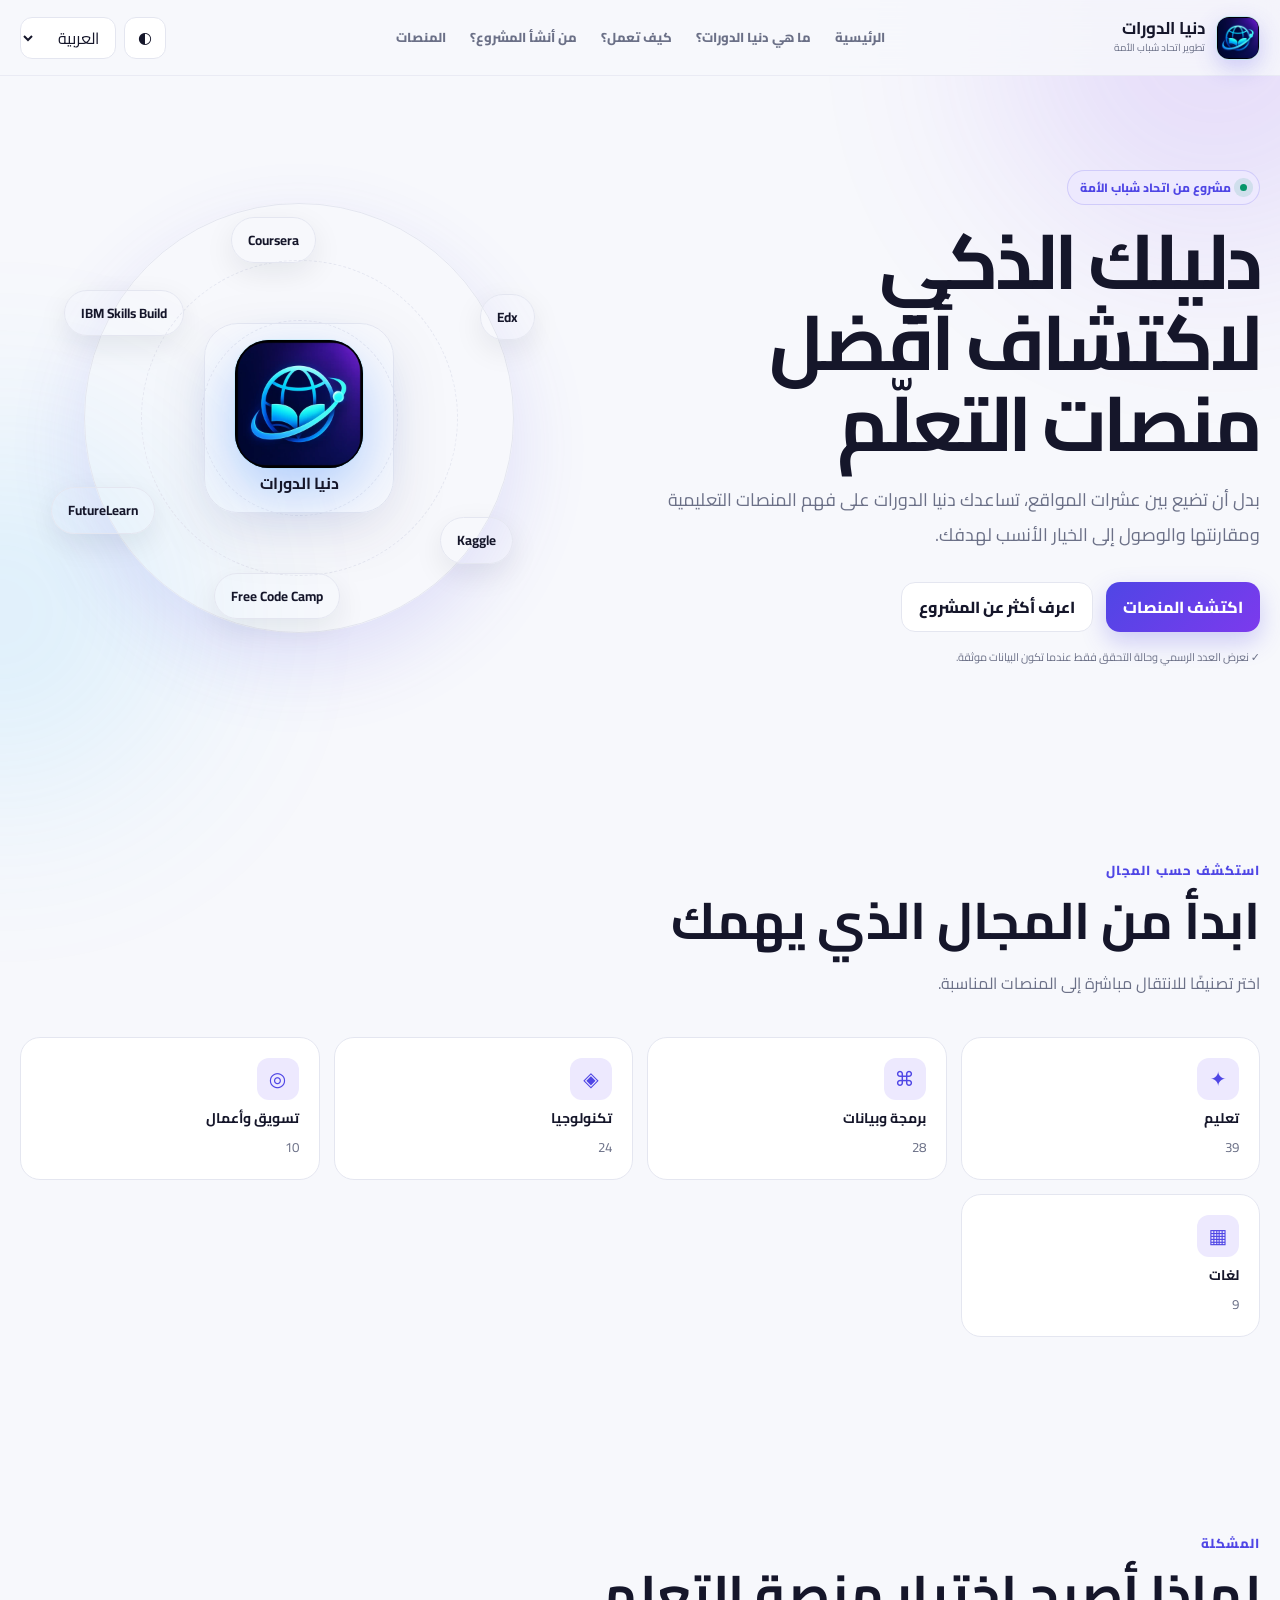
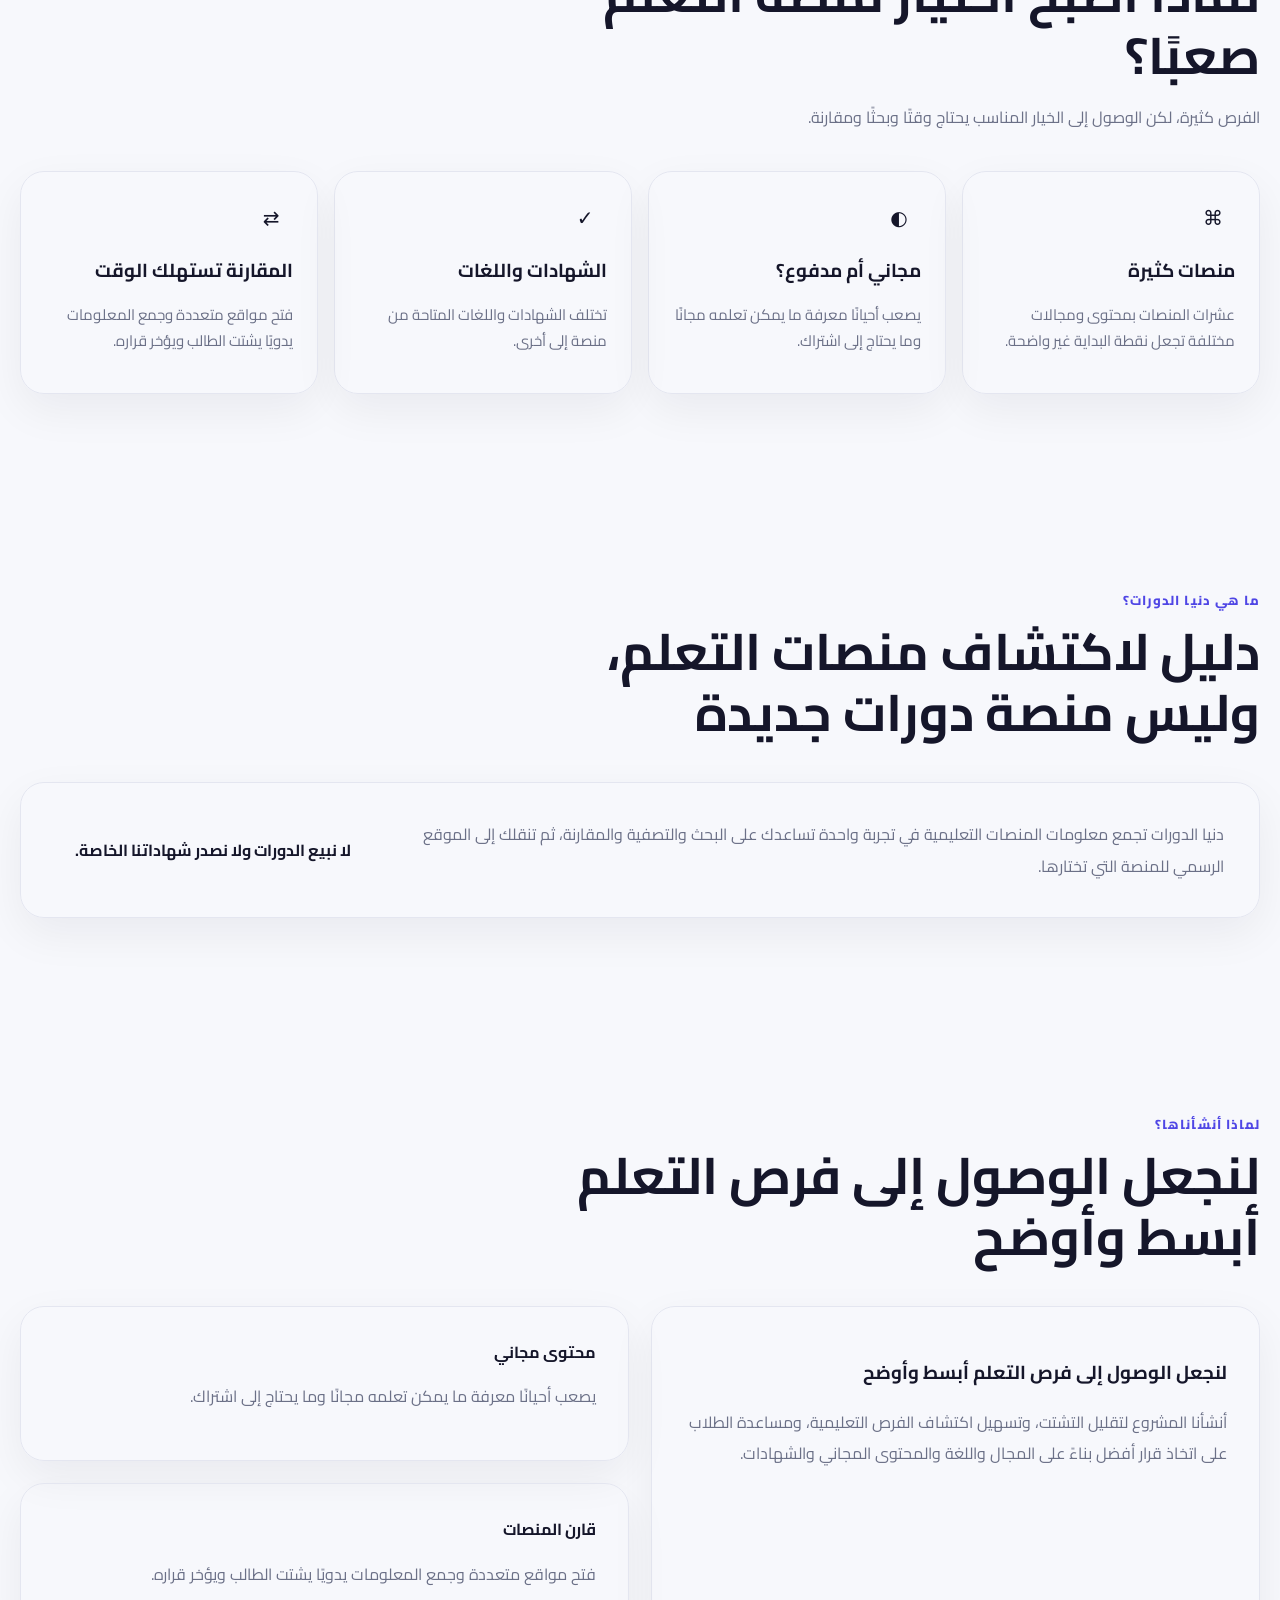
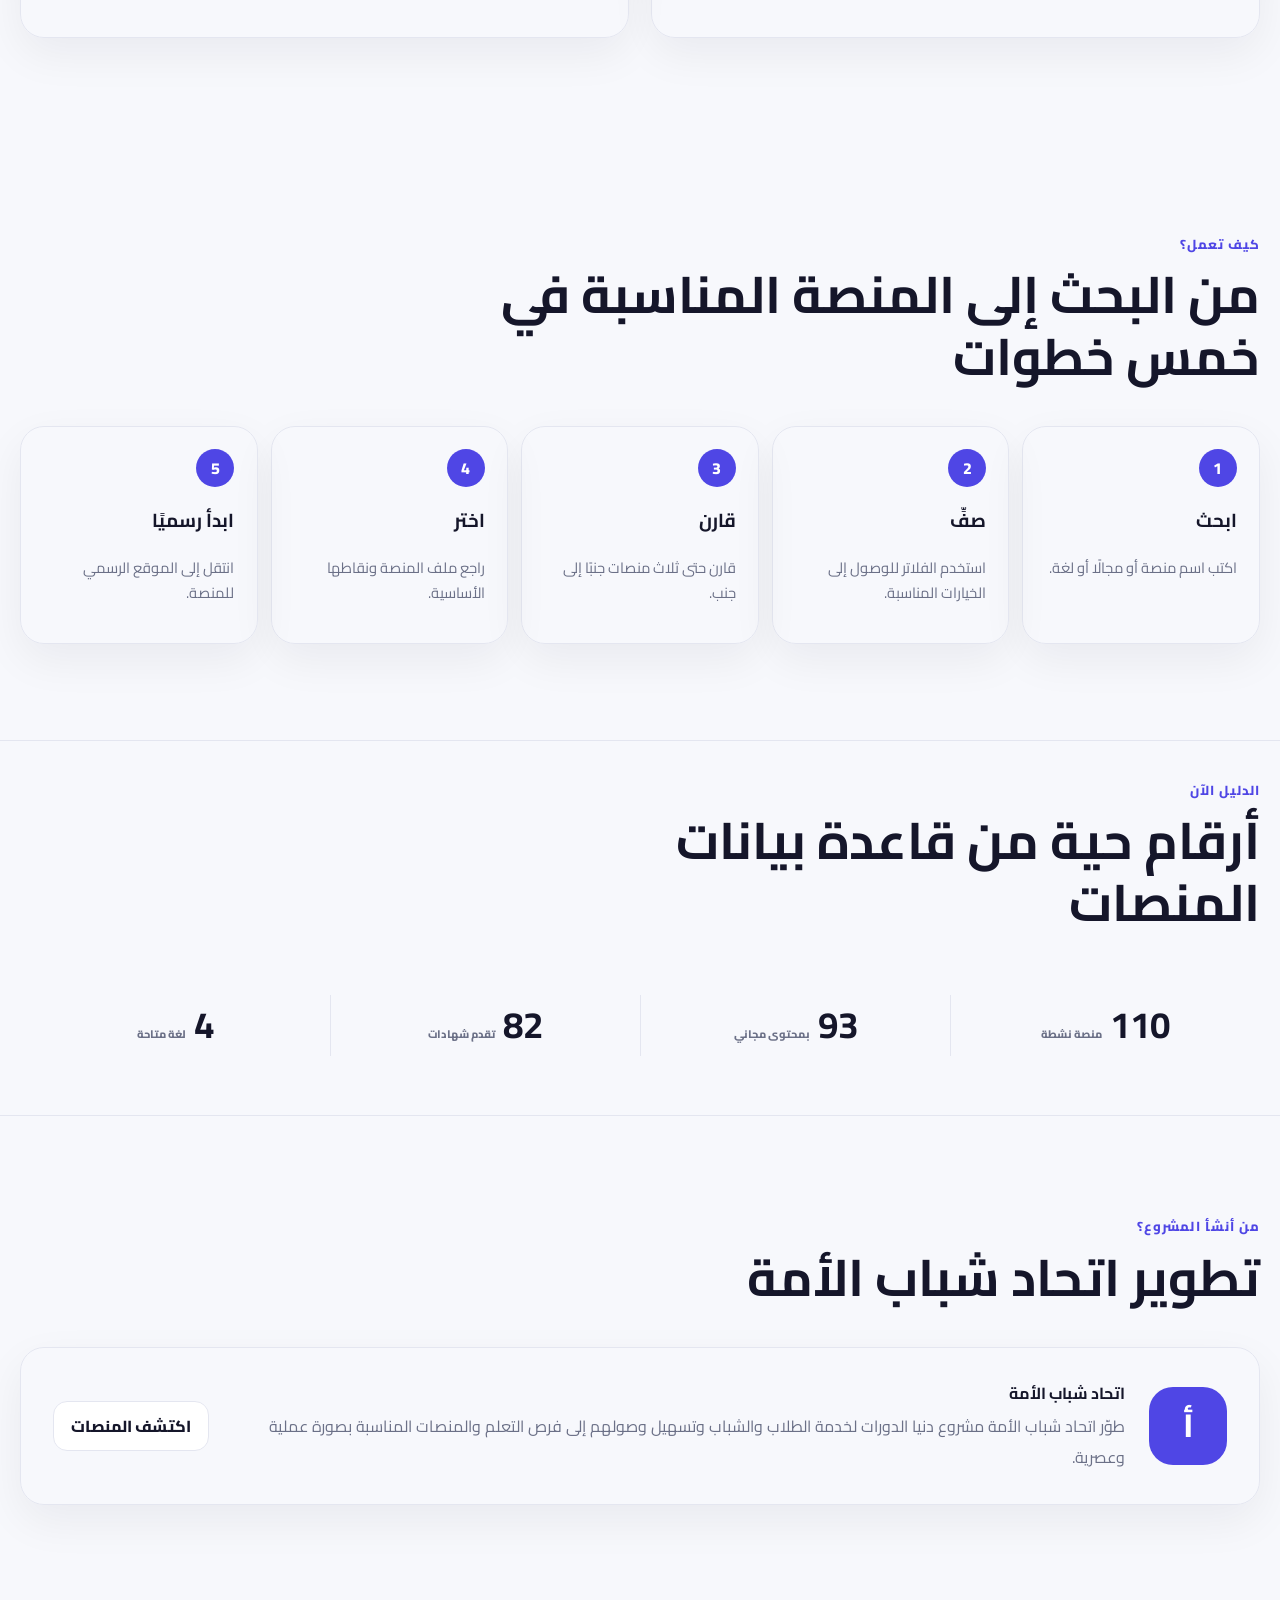
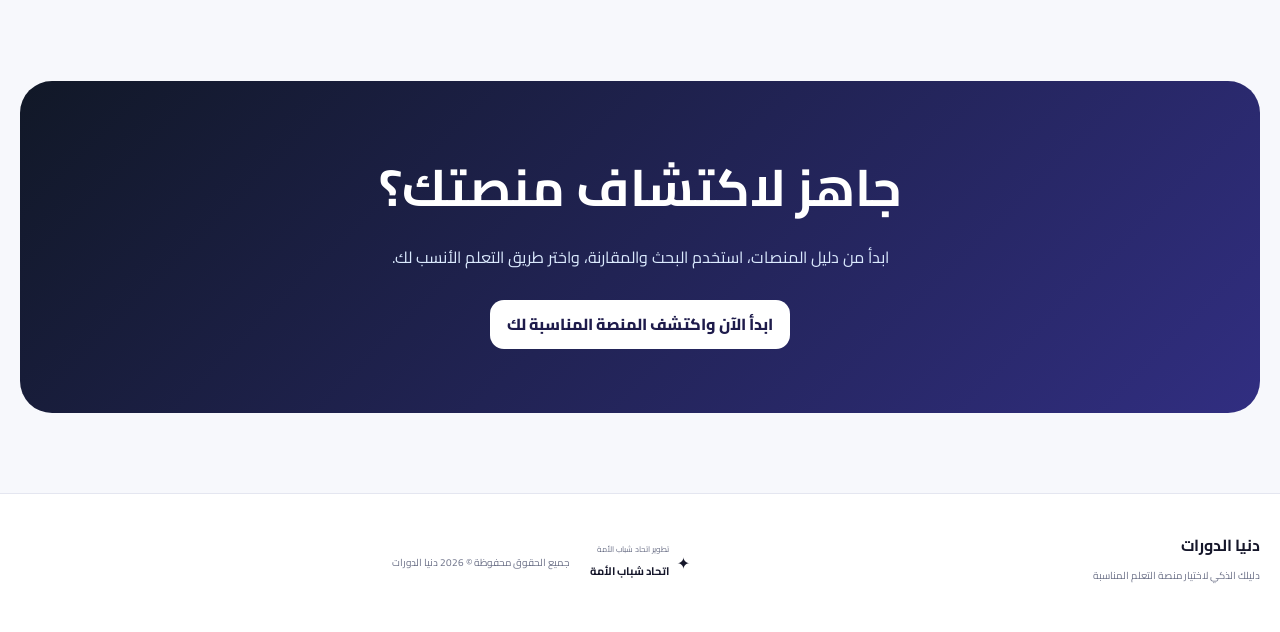
<file: index.html>
<!DOCTYPE html>
<html lang="ar" dir="rtl">
<head>
  <meta charset="UTF-8">
  <meta name="viewport" content="width=device-width,initial-scale=1.0">
  <meta name="theme-color" content="">
  <meta name="description" content="">
  <meta property="og:title" content="">
  <meta property="og:description" content="">
  <meta property="og:image" content="">
  <title></title>
  <link id="appFavicon" data-asset="favicon" rel="icon" type="image/png">
  <link id="appManifest" rel="manifest" href="manifest.webmanifest">
  <link rel="stylesheet" href="css/style.css">
  <link rel="stylesheet" href="css/branding.css">
  <link rel="stylesheet" href="css/landing.css">
  <link rel="stylesheet" href="css/inline-editor.css">
  <link href="https://fonts.googleapis.com/css2?family=Cairo:wght@400;500;600;700;800&display=swap" rel="stylesheet">
</head>
<body>
  <div class="ambient ambient-one"></div><div class="ambient ambient-two"></div>
  <header class="site-header" id="top"><div class="container nav-inner">
    <a data-link="home" href="index.html" class="brand"><img class="brand-logo" data-asset="brandLogo" alt=""><span><strong data-setting="siteName"></strong><small data-i18n="developedBy"></small></span></a>
    <nav class="main-nav"><a data-link="home" href="index.html" data-i18n="navHome"></a><a data-link="about" href="#aboutProject" data-i18n="landingWhatEyebrow"></a><a data-link="howItWorks" href="#howItWorks" data-i18n="landingHowEyebrow"></a><a data-link="developer" href="#developerSection" data-i18n="landingDeveloperEyebrow"></a><a data-link="explore" href="explore.html" data-explore-link class="nav-link-btn" data-i18n="navExplore"></a></nav>
    <div class="nav-actions"><button class="icon-btn" id="themeToggle" type="button" data-i18n-aria-label="theme"><span data-icon="themeDark"></span></button><select id="langSwitcher" class="lang-select" data-i18n-aria-label="language"></select></div>
  </div></header>
  <main class="landing-main">
    <section class="landing-hero container" id="landingHero">
      <div class="landing-copy"><span class="eyebrow"><span class="pulse-dot"></span><span data-i18n="unionBadge"></span></span><h1 data-i18n="landingHeroTitle"></h1><p data-i18n="landingHeroSubtitle"></p><div class="landing-actions"><a class="btn btn-primary" data-link="explore" data-explore-link href="explore.html" data-i18n="landingExploreCta"></a><a class="btn btn-soft" data-link="about" href="#aboutProject" data-i18n="landingLearnMore"></a></div><div class="trust-line"><span data-icon="check"></span> <span data-i18n="trustCopy"></span></div></div>
      <div class="landing-visual" aria-hidden="true"><div class="landing-orbit" id="homePlatformCloud"><div class="landing-core"><img class="hero-brand-logo" data-asset="heroLogo" alt=""><strong data-setting="siteName"></strong></div></div></div>
    </section>
    <section class="landing-section" id="courseCategories"><div class="container"><div class="landing-heading"><span class="landing-kicker" data-i18n="categoriesEyebrow"></span><h2 data-i18n="categoriesTitle"></h2><p data-i18n="categoriesSubtitle"></p></div><div class="category-grid" id="landingCategoryGrid"></div></div></section>
    <section class="landing-section alt" id="problemSection"><div class="container"><div class="landing-heading"><span class="landing-kicker" data-i18n="landingProblemEyebrow"></span><h2 data-i18n="landingProblemTitle"></h2><p data-i18n="landingProblemSubtitle"></p></div><div class="problem-grid"><article class="problem-card"><span data-icon="problemMany"></span><h3 data-i18n="problemMany"></h3><p data-i18n="problemManyText"></p></article><article class="problem-card"><span data-icon="problemPrice"></span><h3 data-i18n="problemPrice"></h3><p data-i18n="problemPriceText"></p></article><article class="problem-card"><span data-icon="problemCert"></span><h3 data-i18n="problemCert"></h3><p data-i18n="problemCertText"></p></article><article class="problem-card"><span data-icon="problemCompare"></span><h3 data-i18n="problemCompare"></h3><p data-i18n="problemCompareText"></p></article></div></div></section>
    <section class="landing-section" id="aboutProject"><div class="container"><div class="landing-heading"><span class="landing-kicker" data-i18n="landingWhatEyebrow"></span><h2 data-i18n="landingWhatTitle"></h2></div><div class="about-panel"><p data-i18n="landingWhatText"></p><div class="about-note" data-i18n="landingNotMarketplace"></div></div></div></section>
    <section class="landing-section alt" id="whySection"><div class="container"><div class="landing-heading"><span class="landing-kicker" data-i18n="landingWhyEyebrow"></span><h2 data-i18n="landingWhyTitle"></h2></div><div class="why-layout"><article class="why-card big"><h3 data-i18n="landingWhyTitle"></h3><p data-i18n="landingWhyText"></p></article><article class="why-card"><strong data-i18n="chipFree"></strong><p data-i18n="problemPriceText"></p></article><article class="why-card"><strong data-i18n="comparePlatforms"></strong><p data-i18n="problemCompareText"></p></article></div></div></section>
    <section class="landing-section" id="howItWorks"><div class="container"><div class="landing-heading"><span class="landing-kicker" data-i18n="landingHowEyebrow"></span><h2 data-i18n="landingHowTitle"></h2></div><div class="process-grid"><article class="process-step"><h3 data-i18n="stepSearch"></h3><p data-i18n="stepSearchText"></p></article><article class="process-step"><h3 data-i18n="stepFilter"></h3><p data-i18n="stepFilterText"></p></article><article class="process-step"><h3 data-i18n="stepCompare"></h3><p data-i18n="stepCompareText"></p></article><article class="process-step"><h3 data-i18n="stepChoose"></h3><p data-i18n="stepChooseText"></p></article><article class="process-step"><h3 data-i18n="stepOfficial"></h3><p data-i18n="stepOfficialText"></p></article></div></div></section>
    <section class="landing-stats" id="landingStats"><div class="container"><div class="landing-heading"><span class="landing-kicker" data-i18n="landingStatsEyebrow"></span><h2 data-i18n="landingStatsTitle"></h2></div><div class="stats-grid"><div><strong id="landingStatPlatforms">0</strong><span data-i18n="platformCount"></span></div><div><strong id="landingStatFree">0</strong><span data-i18n="freeCount"></span></div><div><strong id="landingStatCert">0</strong><span data-i18n="certCount"></span></div><div><strong id="landingStatLang">0</strong><span data-i18n="languageCount"></span></div></div></div></section>
    <section class="landing-section" id="developerSection"><div class="container"><div class="landing-heading"><span class="landing-kicker" data-i18n="landingDeveloperEyebrow"></span><h2 data-i18n="landingDeveloperTitle"></h2></div><article class="developer-card"><div class="developer-mark" data-icon="developerMark"></div><div><strong data-setting="developerName"></strong><p data-i18n="landingDeveloperText"></p></div><a class="btn btn-soft" data-link="explore" data-explore-link href="explore.html" data-i18n="landingExploreCta"></a></article></div></section>
    <section class="landing-final" id="landingCta"><div class="container"><div class="final-card"><h2 data-i18n="landingFinalTitle"></h2><p data-i18n="landingFinalText"></p><a class="btn" data-link="explore" data-explore-link href="explore.html" data-i18n="landingFinalCta"></a></div></div></section>
  </main>
  <footer class="site-footer"><div class="container footer-grid"><div><strong data-setting="siteName"></strong><p data-i18n="tagline"></p></div><div class="footer-developer"><span data-icon="developer"></span><div><small data-i18n="developedBy"></small><strong data-setting="developerName"></strong></div></div><p data-setting="copyright"></p></div></footer>
  <script src="js/content-api.js"></script><script src="js/edit-descriptors.js"></script><script src="js/inline-editor-config.js"></script><script src="js/inline-editor-api.js"></script><script src="js/inline-editor.js"></script><script src="js/i18n.js"></script><script src="js/site-runtime.js"></script><script src="js/platform-core.js"></script><script src="js/data-loader.js"></script><script src="js/platform-directory.js"></script><script src="js/landing.js"></script>
</body></html>
</file>
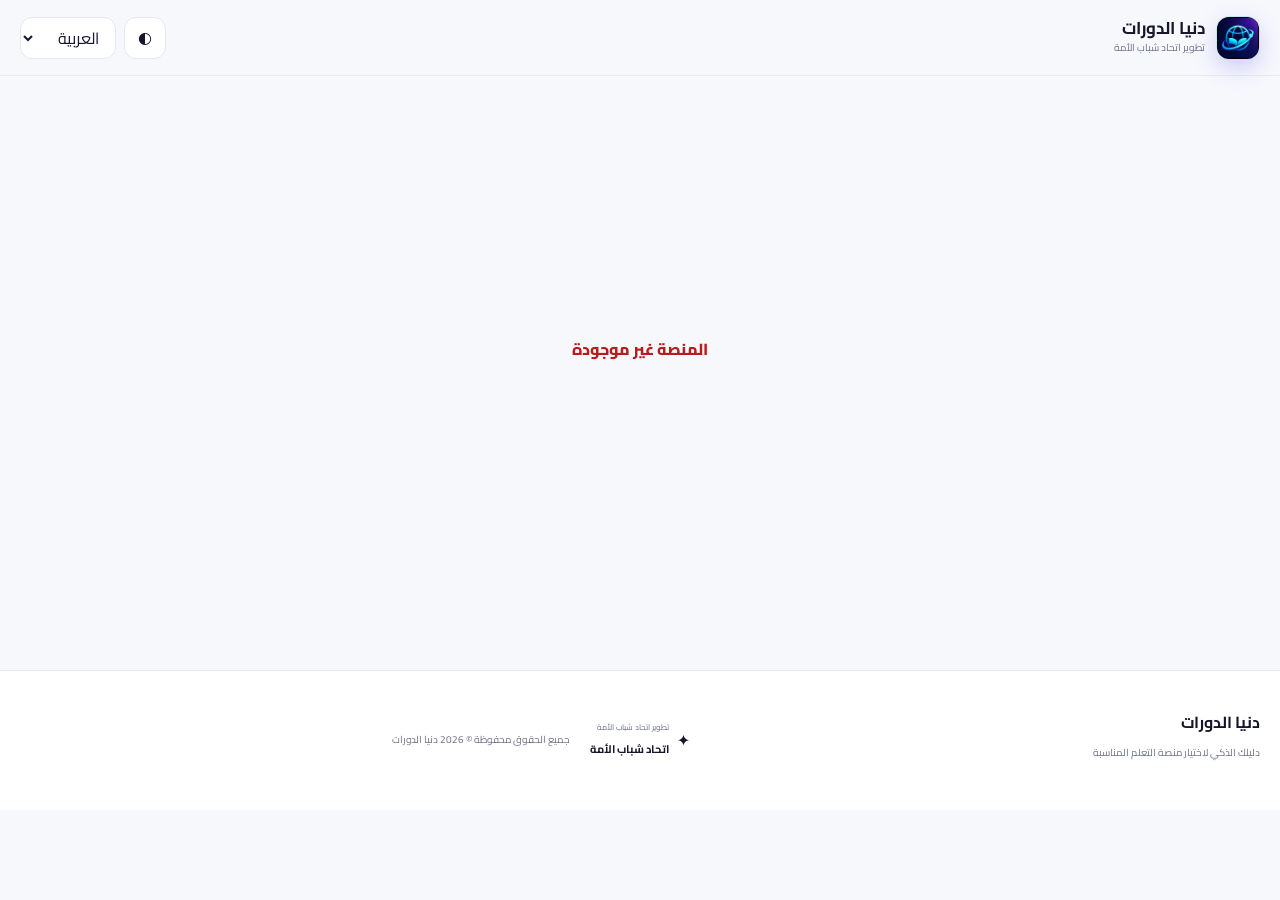
<file: course.html>
<!DOCTYPE html>
<html lang="ar" dir="rtl">
<head><meta charset="UTF-8"><meta name="viewport" content="width=device-width,initial-scale=1.0"><title>دنيا الدورات</title></head>
<body>
  <p><a id="platformFallback" href="platform.html">الانتقال إلى ملف المنصة</a></p>
  <script>
    const target=new URL('platform.html',location.href);target.search=location.search;target.hash=location.hash;
    document.getElementById('platformFallback').href=target.href;location.replace(target.href);
  </script>
</body>
</html>
</file>
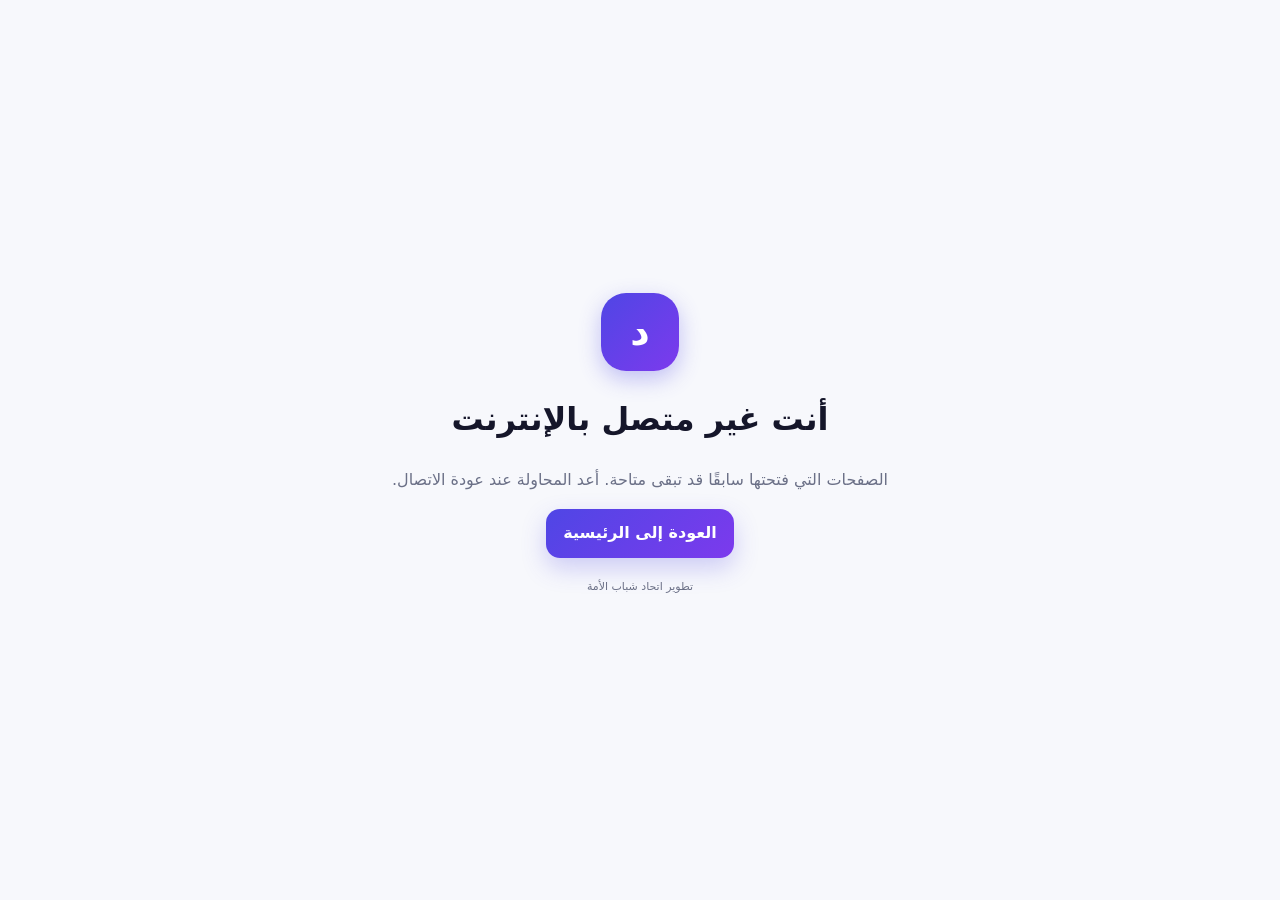
<file: offline.html>
<!doctype html><html lang="ar" dir="rtl"><head><meta charset="utf-8"><meta name="viewport" content="width=device-width,initial-scale=1"><meta name="theme-color" content="#4f46e5"><title>دنيا الدورات — دون اتصال</title><link rel="stylesheet" href="css/style.css"></head><body><main class="container" style="min-height:100vh;display:grid;place-items:center;text-align:center"><div><span class="brand-mark big" style="margin:auto">د</span><h1>أنت غير متصل بالإنترنت</h1><p style="color:var(--muted)">الصفحات التي فتحتها سابقًا قد تبقى متاحة. أعد المحاولة عند عودة الاتصال.</p><a class="btn btn-primary" href="./">العودة إلى الرئيسية</a><p style="font-size:11px;color:var(--muted);margin-top:20px">تطوير اتحاد شباب الأمة</p></div></main></body></html>
</file>
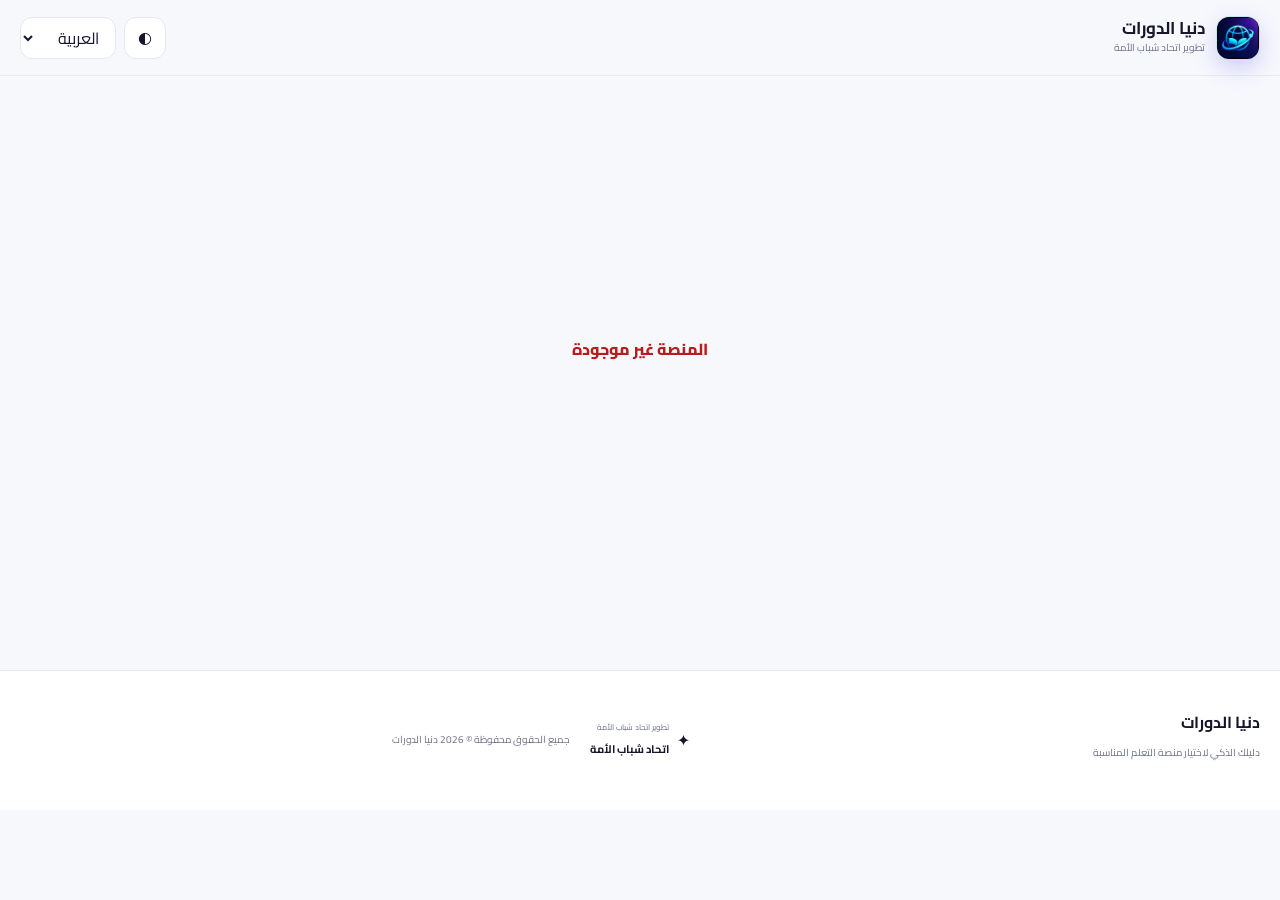
<file: platform.html>
<!DOCTYPE html>
<html lang="ar" dir="rtl">
<head>
  <meta charset="UTF-8"><meta name="viewport" content="width=device-width,initial-scale=1.0"><meta name="theme-color" content=""><meta name="description" content=""><meta property="og:title" content=""><meta property="og:description" content=""><meta property="og:image" content=""><title></title>
  <link id="appFavicon" data-asset="favicon" rel="icon" type="image/png"><link id="appManifest" rel="manifest" href="manifest.webmanifest"><link rel="stylesheet" href="css/style.css"><link rel="stylesheet" href="css/branding.css"><link rel="stylesheet" href="css/profile.css"><link rel="stylesheet" href="css/inline-editor.css"><link href="https://fonts.googleapis.com/css2?family=Cairo:wght@400;500;600;700;800&display=swap" rel="stylesheet">
</head>
<body class="profile-page">
  <header class="site-header"><div class="container nav-inner"><a data-link="home" href="index.html" class="brand"><img class="brand-logo" data-asset="brandLogo" alt=""><span><strong data-setting="siteName"></strong><small data-i18n="developedBy"></small></span></a><div class="nav-actions"><button class="icon-btn" id="themeToggle" type="button" data-i18n-aria-label="theme"><span data-icon="themeDark"></span></button><select id="langSwitcher" class="lang-select" data-i18n-aria-label="language"></select></div></div></header>
  <main class="container profile-main"><div id="profileLoading" class="profile-loading" data-i18n="loading"></div><div id="platformProfile"></div><section id="similarPlatforms" class="profile-similar" hidden><div class="section-heading"><div><h2 data-i18n="similarPlatforms"></h2></div></div><div class="similar-grid"></div></section></main>
  <div class="toast" id="toast" role="status"></div>
  <footer class="site-footer"><div class="container footer-grid"><div><strong data-setting="siteName"></strong><p data-i18n="tagline"></p></div><div class="footer-developer"><span data-icon="developer"></span><div><small data-i18n="developedBy"></small><strong data-setting="developerName"></strong></div></div><p data-setting="copyright"></p></div></footer>
  <script src="js/content-api.js"></script><script src="js/edit-descriptors.js"></script><script src="js/inline-editor-config.js"></script><script src="js/inline-editor-api.js"></script><script src="js/inline-editor.js"></script><script src="js/i18n.js"></script><script src="js/site-runtime.js"></script><script src="js/platform-core.js"></script><script src="js/data-loader.js"></script><script src="js/platform-detail.js"></script><script src="js/platform-back-nav.js"></script>
</body>
</html>
</file>
<file: css/style.css>
:root{--bg:#f7f8fc;--surface:#fff;--surface-2:#f0f2ff;--surface-3:#eef0f7;--text:#15162a;--muted:#6b7087;--primary:#4f46e5;--primary-2:#7c3aed;--primary-soft:#ede9fe;--border:#e4e6f0;--green:#059669;--green-soft:#ecfdf5;--orange:#c2410c;--orange-soft:#fff7ed;--red:#b91c1c;--shadow:0 20px 60px rgba(45,42,90,.10);--shadow-sm:0 9px 28px rgba(45,42,90,.08);--radius:22px;--container:1240px;--header:76px}
:root[data-theme="dark"]{--bg:#0b0d16;--surface:#121521;--surface-2:#171a2b;--surface-3:#1d2130;--text:#f6f7fb;--muted:#a2a7b9;--border:#262b3d;--primary:#8b7cff;--primary-2:#a855f7;--primary-soft:#24203f;--green-soft:#102c24;--orange-soft:#302116;--shadow:0 20px 60px rgba(0,0,0,.32);--shadow-sm:0 9px 28px rgba(0,0,0,.22)}
*{box-sizing:border-box}html{scroll-behavior:smooth}body{margin:0;font-family:'Cairo',system-ui,sans-serif;background:var(--bg);color:var(--text);line-height:1.65;overflow-x:hidden}button,input,select{font:inherit}button{cursor:pointer}a{color:inherit;text-decoration:none}img{max-width:100%;display:block}.container{width:min(var(--container),calc(100% - 36px));margin-inline:auto}.ambient{position:fixed;border-radius:999px;filter:blur(105px);opacity:.14;pointer-events:none;z-index:-1}.ambient-one{width:430px;height:430px;background:#7c3aed;top:-180px;inset-inline-start:-150px}.ambient-two{width:360px;height:360px;background:#38bdf8;top:48vh;inset-inline-end:-180px}
.site-header{height:var(--header);position:sticky;top:0;z-index:40;background:color-mix(in srgb,var(--bg) 82%,transparent);backdrop-filter:blur(18px);border-bottom:1px solid color-mix(in srgb,var(--border) 75%,transparent)}.nav-inner{height:100%;display:flex;align-items:center;justify-content:space-between;gap:22px}.brand{display:flex;align-items:center;gap:11px;min-width:max-content}.brand-mark{width:42px;height:42px;border-radius:13px;display:grid;place-items:center;color:#fff;font-weight:800;font-size:21px;background:linear-gradient(135deg,var(--primary),var(--primary-2));box-shadow:0 8px 22px color-mix(in srgb,var(--primary) 32%,transparent)}.brand-mark.big{width:78px;height:78px;border-radius:25px;font-size:38px}.brand strong{display:block;font-size:17px;line-height:1.2}.brand small{display:block;color:var(--muted);font-size:10px;margin-top:2px}.main-nav{display:flex;align-items:center;gap:24px}.main-nav a,.nav-link-btn{font-size:13px;color:var(--muted);font-weight:800;border:0;background:none;padding:8px 0}.main-nav a:hover,.nav-link-btn:hover{color:var(--primary)}.nav-actions{display:flex;gap:8px;align-items:center}.icon-btn,.lang-select{height:42px;border:1px solid var(--border);background:var(--surface);color:var(--text);border-radius:12px}.icon-btn{width:42px}.lang-select{padding-inline:12px}
.hero-platform{min-height:calc(92vh - var(--header));display:grid;grid-template-columns:1.08fr .92fr;align-items:center;gap:70px;padding-block:72px}.hero-copy{max-width:760px}.eyebrow,.section-kicker{font-size:12px;font-weight:800;color:var(--primary)}.eyebrow{display:inline-flex;align-items:center;gap:9px;padding:7px 12px;background:var(--primary-soft);border-radius:999px;border:1px solid color-mix(in srgb,var(--primary) 18%,transparent)}.pulse-dot{width:7px;height:7px;background:var(--green);border-radius:50%;box-shadow:0 0 0 6px color-mix(in srgb,var(--green) 12%,transparent)}.hero-platform h1{font-size:clamp(42px,5.7vw,76px);line-height:1.08;letter-spacing:-.04em;margin:20px 0}.hero-platform p{font-size:18px;color:var(--muted);max-width:690px}.hero-platform-search,.search-shell{display:flex;align-items:center;background:var(--surface);border:1px solid var(--border);box-shadow:var(--shadow-sm)}.hero-platform-search{height:72px;border-radius:20px;padding-inline:19px;margin-top:30px}.hero-platform-search>span,.search-icon{font-size:28px;color:var(--primary);margin-inline-end:12px}.hero-platform-search input,.search-shell input{flex:1;min-width:0;border:0;outline:0;background:transparent;color:var(--text);font-size:16px}.hero-platform-search:focus-within,.search-shell:focus-within{border-color:var(--primary);box-shadow:0 0 0 4px color-mix(in srgb,var(--primary) 10%,transparent),var(--shadow-sm)}kbd{font-size:10px;padding:3px 8px;border-radius:7px;background:var(--surface-3);border:1px solid var(--border);color:var(--muted)}.quick-filter-chips{display:flex;gap:7px;flex-wrap:wrap;margin-top:13px}.quick-filter-chips button{border:1px solid var(--border);background:var(--surface);color:var(--muted);border-radius:999px;padding:7px 11px;font-size:10px;font-weight:800}.quick-filter-chips button:hover{border-color:var(--primary);color:var(--primary)}.hero-actions{display:flex;gap:10px;flex-wrap:wrap;margin-top:24px}.btn{border:0;border-radius:14px;min-height:46px;padding:11px 17px;font-weight:800;display:inline-flex;align-items:center;justify-content:center;gap:7px;transition:.18s}.btn:hover{transform:translateY(-2px)}.btn-primary{color:#fff;background:linear-gradient(135deg,var(--primary),var(--primary-2));box-shadow:0 10px 24px color-mix(in srgb,var(--primary) 25%,transparent)}.btn-soft{background:var(--surface);border:1px solid var(--border);color:var(--text)}.btn.small{min-height:36px;padding:7px 12px;font-size:11px}.trust-line{margin-top:16px;color:var(--muted);font-size:11px}.hero-visual{height:470px;display:grid;place-items:center}.platform-cloud{width:430px;height:400px;position:relative;display:grid;place-items:center}.platform-cloud>span{position:absolute;padding:10px 14px;border:1px solid var(--border);background:var(--surface);border-radius:14px;box-shadow:var(--shadow-sm);font-size:11px;font-weight:800}.platform-cloud>span:nth-child(1){top:20px;left:40px}.platform-cloud>span:nth-child(2){top:70px;right:20px}.platform-cloud>span:nth-child(3){bottom:40px;left:20px}.platform-cloud>span:nth-child(4){bottom:20px;right:52px}.platform-cloud>span:nth-child(5){top:170px;left:-5px}.platform-cloud>span:nth-child(6){top:185px;right:-10px}.hero-core{width:235px;height:235px;border-radius:42px;background:linear-gradient(145deg,var(--surface),var(--surface-2));border:1px solid var(--border);box-shadow:var(--shadow);display:flex;flex-direction:column;align-items:center;justify-content:center;gap:10px;text-align:center;padding:24px}.hero-core strong{font-size:22px}.hero-core small{font-size:10px;color:var(--muted)}
.stats-strip{background:var(--surface);border-block:1px solid var(--border)}.stats-grid{display:grid;grid-template-columns:repeat(4,1fr);padding-block:24px}.stats-grid>div{display:flex;align-items:baseline;justify-content:center;gap:8px;border-inline-end:1px solid var(--border)}.stats-grid>div:last-child{border-inline-end:0}.stats-grid strong{font-size:27px}.stats-grid span{font-size:11px;color:var(--muted);font-weight:800}.section{padding-block:84px}.section-heading{display:flex;align-items:end;justify-content:space-between;gap:20px;margin-bottom:26px}.section-heading h2{font-size:clamp(28px,3.6vw,46px);line-height:1.2;margin:7px 0 0}.section-heading p{color:var(--muted);font-size:13px;margin:7px 0 0}.category-grid{display:grid;grid-template-columns:repeat(4,1fr);gap:14px}.category-card{min-height:142px;border:1px solid var(--border);background:var(--surface);color:var(--text);border-radius:20px;padding:20px;text-align:start;display:flex;flex-direction:column;align-items:flex-start;gap:7px;transition:.2s}.category-card:hover{transform:translateY(-4px);box-shadow:var(--shadow-sm);border-color:color-mix(in srgb,var(--primary) 30%,var(--border))}.category-card>span{width:42px;height:42px;border-radius:12px;display:grid;place-items:center;background:var(--primary-soft);color:var(--primary);font-size:20px}.category-card strong{font-size:14px}.category-card small{color:var(--muted)}.featured-grid{display:grid;grid-template-columns:repeat(3,1fr);gap:16px}
.explore-section{background:color-mix(in srgb,var(--surface) 52%,transparent);border-top:1px solid var(--border);padding-block:92px}.explore-heading{align-items:center}.quick-actions{display:flex;gap:7px;flex-wrap:wrap}.mini-btn{border:1px solid var(--border);background:var(--surface);color:var(--text);padding:8px 11px;border-radius:11px;font-size:10px;font-weight:800}.data-status{display:inline-flex;align-items:center;padding:7px 11px;border-radius:999px;font-size:10px;font-weight:800;margin-bottom:12px}.data-status.supabase{background:var(--green-soft);color:var(--green)}.data-status.fallback{background:var(--orange-soft);color:var(--orange)}.search-shell{height:64px;border-radius:18px;padding-inline:18px}.tabs-row{display:flex;gap:7px;margin-top:16px;flex-wrap:wrap}.tab-btn{border:1px solid var(--border);background:var(--surface);color:var(--muted);padding:8px 13px;border-radius:999px;font-size:10px;font-weight:800;display:flex;gap:6px}.tab-btn b{background:var(--surface-3);min-width:19px;height:19px;border-radius:999px;display:grid;place-items:center;font-size:9px}.tab-btn.active{background:var(--text);color:var(--bg);border-color:var(--text)}.controls-panel{display:grid;grid-template-columns:repeat(5,minmax(110px,1fr)) auto auto;gap:9px;align-items:end;padding:14px;background:var(--surface);border:1px solid var(--border);border-radius:17px;margin-top:13px}.filter-group{display:flex;flex-direction:column;gap:4px}.filter-group label{font-size:9px;color:var(--muted);font-weight:800}.filter-group select,.quiz-grid select,.path-controls select{height:40px;border:1px solid var(--border);border-radius:10px;background:var(--bg);color:var(--text);padding-inline:9px;outline:none;font-size:11px}.checks-wrap{display:flex;flex-direction:column;gap:6px;justify-content:center}.switch-check{display:flex;align-items:center;gap:6px;font-size:9px;color:var(--muted);font-weight:800}.switch-check input{accent-color:var(--primary)}.btn-reset{height:40px;border:1px solid var(--border);border-radius:10px;background:transparent;color:var(--muted);font-size:9px;font-weight:800;padding-inline:10px}.results-bar{padding:18px 2px 12px;color:var(--muted);font-size:11px}.results-bar strong{color:var(--text);font-size:17px}.platform-grid{display:grid;grid-template-columns:repeat(3,1fr);gap:16px}.platform-card{background:var(--surface);border:1px solid var(--border);border-radius:22px;overflow:hidden;transition:.22s;display:flex;flex-direction:column;min-width:0}.platform-card:hover{transform:translateY(-5px);box-shadow:var(--shadow-sm);border-color:color-mix(in srgb,var(--primary) 30%,var(--border))}.platform-card-head{height:130px;position:relative;display:grid;place-items:center;background:linear-gradient(135deg,var(--surface-2),var(--surface-3));border-bottom:1px solid var(--border)}.logo-shell{width:88px;height:88px;border-radius:22px;background:#fff;display:grid;place-items:center;padding:12px;box-shadow:0 8px 24px rgba(20,22,50,.10)}.platform-logo{width:100%;height:100%;object-fit:contain}.card-icon-actions{position:absolute;top:10px;inset-inline-end:10px;display:flex;gap:5px}.round-action{width:34px;height:34px;border-radius:10px;border:1px solid var(--border);background:color-mix(in srgb,var(--surface) 88%,transparent);color:var(--muted);display:grid;place-items:center}.round-action.active{color:#be123c;background:#fff0f4;border-color:#fecdd3}.platform-card-body{padding:17px;display:flex;flex-direction:column;gap:10px;flex:1}.badge-row{display:flex;gap:6px;justify-content:space-between;align-items:center;flex-wrap:wrap}.tag,.verification-badge{font-size:8px;font-weight:800;padding:4px 7px;border-radius:999px}.tag{background:var(--surface-3);color:var(--muted)}.verification-badge.recent{background:var(--green-soft);color:var(--green)}.verification-badge.outdated{background:var(--orange-soft);color:var(--orange)}.verification-badge.unverified{background:var(--surface-3);color:var(--muted)}.platform-card h3{font-size:19px;margin:0}.platform-desc{color:var(--muted);font-size:11px;margin:0;display:-webkit-box;-webkit-line-clamp:3;-webkit-box-orient:vertical;overflow:hidden;min-height:55px}.fact-grid{display:grid;grid-template-columns:1fr 1fr;gap:7px}.fact-grid>div,.official-count{background:var(--bg);border:1px solid var(--border);border-radius:11px;padding:8px}.fact-grid span,.official-count span{display:block;color:var(--muted);font-size:8px}.fact-grid strong,.official-count strong{display:block;font-size:10px;margin-top:2px}.official-count strong{color:var(--primary);font-size:12px}.card-actions{display:flex;gap:6px;flex-wrap:wrap;margin-top:auto}.btn-inline{border:1px solid var(--border);background:var(--surface);color:var(--text);border-radius:9px;padding:7px 9px;font-size:9px;font-weight:800}.btn-inline:hover,.btn-inline.active{border-color:var(--primary);color:var(--primary)}.btn-inline.official{margin-inline-start:auto}.platform-card.compact .platform-desc,.platform-card.compact .fact-grid{display:none}.featured-grid .platform-card.compact .official-count{margin-top:3px}.no-results{grid-column:1/-1;padding:70px;text-align:center;color:var(--muted);background:var(--surface);border:1px dashed var(--border);border-radius:20px}
.compare-dock{position:fixed;bottom:20px;left:50%;transform:translate(-50%,140%);width:min(780px,calc(100% - 28px));z-index:50;background:var(--text);color:var(--bg);border-radius:18px;padding:12px 15px;display:flex;align-items:center;justify-content:space-between;gap:14px;box-shadow:var(--shadow);transition:.25s}.compare-dock.show{transform:translate(-50%,0)}.compare-dock strong{display:block;font-size:11px}.compare-dock span{font-size:9px;opacity:.7}.compare-dock-actions{display:flex;align-items:center;gap:7px}.link-btn{border:0;background:none;color:inherit;font-size:9px}.modal{position:fixed;inset:0;z-index:70;background:rgba(9,11,20,.58);display:none;align-items:center;justify-content:center;padding:18px}.modal.open{display:flex}.modal-card{width:min(920px,100%);max-height:88vh;overflow:auto;background:var(--surface);border:1px solid var(--border);border-radius:22px;padding:24px;position:relative;box-shadow:var(--shadow)}.modal-medium{max-width:680px}.modal-close{position:absolute;top:12px;inset-inline-end:12px;width:34px;height:34px;border-radius:10px;border:1px solid var(--border);background:var(--surface-2);color:var(--text);font-size:20px}.modal-sub{color:var(--muted);font-size:11px}.table-scroll{overflow-x:auto}.compare-table{width:100%;border-collapse:collapse;min-width:650px}.compare-table th,.compare-table td{padding:11px;border-bottom:1px solid var(--border);font-size:10px;text-align:start}.compare-table th{color:var(--muted)}.quiz-grid{display:grid;grid-template-columns:1fr 1fr;gap:10px;margin:18px 0}.quiz-grid label,.path-controls label{font-size:10px;color:var(--muted);font-weight:800;display:flex;flex-direction:column;gap:5px}.quiz-results{margin-top:16px}.match-card{display:grid;grid-template-columns:30px 1fr auto;gap:10px;align-items:center;border:1px solid var(--border);border-radius:12px;padding:10px;margin-top:7px}.match-card span{width:28px;height:28px;display:grid;place-items:center;background:var(--primary-soft);color:var(--primary);border-radius:9px}.match-card strong{font-size:12px}.match-card b{font-size:11px}.path-controls{display:flex;gap:10px;align-items:end;margin:18px 0}.path-controls label{flex:1}.learning-path{display:grid;gap:10px}.path-stage{display:grid;grid-template-columns:34px 1fr;gap:11px;border:1px solid var(--border);border-radius:13px;padding:12px}.path-stage>span{width:34px;height:34px;border-radius:10px;background:var(--primary-soft);color:var(--primary);display:grid;place-items:center;font-weight:800}.stage-platforms{display:flex;gap:6px;flex-wrap:wrap;margin-top:7px}.stage-platforms a{font-size:9px;border:1px solid var(--border);padding:5px 8px;border-radius:8px}.toast{position:fixed;bottom:22px;inset-inline-end:22px;background:var(--text);color:var(--bg);padding:10px 14px;border-radius:11px;font-size:10px;opacity:0;pointer-events:none;transform:translateY(15px);transition:.2s;z-index:90}.toast.show{opacity:1;transform:none}.site-footer{border-top:1px solid var(--border);background:var(--surface);padding:38px 0}.footer-grid{display:grid;grid-template-columns:1fr auto 1fr;gap:20px;align-items:center}.footer-grid p{color:var(--muted);font-size:10px}.footer-developer{display:flex;gap:8px;align-items:center}.footer-developer small{display:block;color:var(--muted);font-size:8px}.footer-developer strong{font-size:11px}
:focus-visible{outline:3px solid color-mix(in srgb,var(--primary) 45%,transparent);outline-offset:3px}
@media(min-width:1450px){.platform-grid{grid-template-columns:repeat(4,1fr)}}
@media(max-width:1050px){.main-nav{display:none}.hero-platform{grid-template-columns:1fr;padding-block:55px}.hero-visual{display:none}.category-grid{grid-template-columns:repeat(2,1fr)}.platform-grid,.featured-grid{grid-template-columns:repeat(2,1fr)}.controls-panel{grid-template-columns:repeat(3,1fr)}.footer-grid{grid-template-columns:1fr 1fr}}
@media(max-width:680px){.container{width:min(100% - 24px,var(--container))}.site-header{height:66px}.brand small{display:none}.brand-mark{width:38px;height:38px}.hero-platform{min-height:auto;padding-block:46px}.hero-platform h1{font-size:40px}.hero-platform p{font-size:14px}.hero-platform-search{height:62px}.hero-actions .btn{flex:1}.stats-grid{grid-template-columns:1fr 1fr;row-gap:18px}.stats-grid>div:nth-child(2){border-inline-end:0}.category-grid,.platform-grid,.featured-grid{grid-template-columns:1fr}.section{padding-block:60px}.controls-panel{grid-template-columns:1fr 1fr}.checks-wrap,.btn-reset{grid-column:1/-1}.platform-card-head{height:118px}.quiz-grid{grid-template-columns:1fr}.path-controls{flex-direction:column;align-items:stretch}.compare-dock{bottom:10px;align-items:flex-start;flex-direction:column}.footer-grid{grid-template-columns:1fr}.quick-filter-chips{overflow-x:auto;flex-wrap:nowrap;padding-bottom:4px}.quick-filter-chips button{white-space:nowrap}.card-actions{display:grid;grid-template-columns:1fr 1fr}.btn-inline.official{grid-column:1/-1;margin:0;text-align:center}}
@media(prefers-reduced-motion:reduce){*{scroll-behavior:auto!important;transition:none!important;animation:none!important}}
</file>
<file: css/branding.css>
.brand-logo{width:44px;height:44px;border-radius:13px;object-fit:cover;flex:0 0 auto;box-shadow:0 8px 22px color-mix(in srgb,var(--primary) 24%,transparent);border:1px solid color-mix(in srgb,#67e8f9 28%,var(--border));background:#07143e}.hero-brand-logo{width:128px;height:128px;border-radius:34px;object-fit:contain;display:block;box-shadow:0 22px 55px rgba(32,119,255,.32),0 0 0 1px rgba(103,232,249,.18);background:#07143e}.landing-core{width:190px!important;height:190px!important}.landing-core .hero-brand-logo,.hero-core .hero-brand-logo{margin-bottom:2px}.brand:hover .brand-logo{transform:translateY(-1px);box-shadow:0 12px 28px color-mix(in srgb,var(--primary) 30%,transparent)}.brand-logo,.hero-brand-logo{transition:transform .18s ease,box-shadow .18s ease}@media(max-width:720px){.brand-logo{width:40px;height:40px;border-radius:12px}.hero-brand-logo{width:104px;height:104px;border-radius:29px}.landing-core{width:166px!important;height:166px!important}}@media(prefers-reduced-motion:reduce){.brand-logo,.hero-brand-logo{transition:none}}
</file>
<file: css/landing.css>
.landing-main{overflow:hidden}.landing-hero{min-height:76vh;display:grid;grid-template-columns:1.05fr .95fr;gap:4rem;align-items:center;padding-top:5rem;padding-bottom:5rem}.landing-copy h1{font-size:clamp(2.7rem,6vw,5.6rem);line-height:1.05;letter-spacing:-.045em;max-width:900px;margin:1rem 0 1.25rem}.landing-copy>p{font-size:1.12rem;line-height:1.95;color:var(--muted);max-width:720px}.landing-actions{display:flex;gap:.8rem;flex-wrap:wrap;margin-top:1.8rem}.landing-visual{position:relative;min-height:470px;display:grid;place-items:center}.landing-orbit{position:relative;width:min(430px,90vw);aspect-ratio:1;border:1px solid var(--border);border-radius:50%;display:grid;place-items:center;background:radial-gradient(circle at center,var(--card),transparent 68%);box-shadow:0 30px 80px rgba(79,70,229,.14)}.landing-orbit:before,.landing-orbit:after{content:"";position:absolute;border:1px dashed var(--border);border-radius:50%;inset:13%}.landing-orbit:after{inset:27%}.landing-core{position:relative;z-index:2;width:155px;height:155px;border-radius:34px;display:grid;place-items:center;text-align:center;background:var(--card);border:1px solid var(--border);box-shadow:var(--shadow);padding:1rem}.orbit-chip{position:absolute;z-index:3;padding:.7rem 1rem;border-radius:999px;background:var(--card);border:1px solid var(--border);box-shadow:0 10px 30px rgba(15,23,42,.08);font-weight:700;font-size:.84rem}.orbit-chip:nth-child(1){top:3%;left:34%}.orbit-chip:nth-child(2){top:21%;right:-5%}.orbit-chip:nth-child(3){bottom:16%;right:0}.orbit-chip:nth-child(4){bottom:3%;left:30%}.orbit-chip:nth-child(5){bottom:23%;left:-8%}.orbit-chip:nth-child(6){top:20%;left:-5%}.landing-section{padding:6rem 0}.landing-section.alt{background:color-mix(in srgb,var(--card) 82%,transparent)}.landing-heading{max-width:760px;margin-bottom:2.4rem}.landing-heading h2{font-size:clamp(2rem,4vw,3.5rem);line-height:1.2;margin:.5rem 0}.landing-heading p{color:var(--muted);line-height:1.9}.problem-grid{display:grid;grid-template-columns:repeat(4,1fr);gap:1rem}.problem-card,.why-card,.developer-card,.about-panel,.process-step{background:var(--card);border:1px solid var(--border);border-radius:24px;box-shadow:0 16px 45px rgba(15,23,42,.06)}.problem-card{padding:1.5rem}.problem-card span{display:grid;place-items:center;width:44px;height:44px;border-radius:14px;background:var(--soft);font-size:1.25rem}.problem-card h3{margin:1rem 0 .5rem}.problem-card p{color:var(--muted);line-height:1.75;font-size:.94rem}.about-panel{display:grid;grid-template-columns:1fr auto;gap:2rem;padding:2.2rem;align-items:center}.about-panel p{color:var(--muted);line-height:2;margin:0}.about-note{padding:1rem 1.2rem;border-radius:18px;background:var(--soft);font-weight:700;max-width:330px}.why-layout{display:grid;grid-template-columns:1fr 1fr;gap:1.4rem;align-items:stretch}.why-card{padding:2rem}.why-card.big{grid-row:span 2}.why-card p{color:var(--muted);line-height:1.9}.process-grid{display:grid;grid-template-columns:repeat(5,1fr);gap:.8rem;counter-reset:steps}.process-step{padding:1.4rem;position:relative;min-height:190px}.process-step:before{counter-increment:steps;content:counter(steps);display:grid;place-items:center;width:38px;height:38px;border-radius:50%;background:var(--primary);color:white;font-weight:800;margin-bottom:1rem}.process-step p{color:var(--muted);line-height:1.7;font-size:.92rem}.landing-stats{padding:2.2rem 0;background:linear-gradient(135deg,color-mix(in srgb,var(--primary) 12%,var(--card)),var(--card));border-block:1px solid var(--border)}.landing-stats .stats-grid strong{font-size:2.3rem}.developer-card{display:grid;grid-template-columns:auto 1fr auto;gap:1.5rem;align-items:center;padding:2rem}.developer-mark{width:78px;height:78px;border-radius:24px;background:var(--primary);color:white;display:grid;place-items:center;font-size:2rem;font-weight:800}.developer-card p{color:var(--muted);line-height:1.9;margin:.35rem 0 0}.landing-final{padding:5rem 0}.final-card{text-align:center;padding:4rem 1.5rem;border-radius:32px;background:linear-gradient(135deg,#111827,#312e81);color:white;position:relative;overflow:hidden}.final-card h2{font-size:clamp(2rem,4vw,3.4rem);margin:0 0 .8rem}.final-card p{max-width:680px;margin:0 auto 1.8rem;color:#dbeafe;line-height:1.8}.final-card .btn{background:white;color:#1e1b4b}.landing-kicker{font-size:.82rem;font-weight:800;letter-spacing:.08em;text-transform:uppercase;color:var(--primary)}@media(max-width:980px){.landing-hero{grid-template-columns:1fr;gap:2rem}.landing-visual{min-height:390px}.problem-grid{grid-template-columns:repeat(2,1fr)}.process-grid{grid-template-columns:repeat(2,1fr)}.why-layout{grid-template-columns:1fr}.about-panel{grid-template-columns:1fr}.developer-card{grid-template-columns:auto 1fr}.developer-card .btn{grid-column:1/-1;width:max-content}}@media(max-width:620px){.landing-hero{padding-top:3rem}.landing-copy h1{font-size:2.7rem}.landing-visual{min-height:330px}.landing-orbit{width:300px}.orbit-chip{font-size:.7rem;padding:.5rem .7rem}.problem-grid,.process-grid{grid-template-columns:1fr}.developer-card{grid-template-columns:1fr;text-align:center}.developer-mark{margin:auto}.developer-card .btn{margin:auto}.landing-section{padding:4rem 0}.about-panel,.developer-card{padding:1.4rem}}@media(prefers-reduced-motion:reduce){.landing-orbit,.orbit-chip{animation:none!important;transition:none!important}.reveal{transform:none!important;opacity:1!important}}
</file>
<file: css/inline-editor.css>
/* Inline administration UI. It is inert unless a verified editor session activates it. */
.inline-editor-toolbar{position:fixed;z-index:2147483000;inset-inline:16px auto;bottom:16px;display:flex;align-items:center;gap:10px;max-width:min(92vw,760px);padding:10px 12px;border:1px solid rgba(127,127,127,.28);border-radius:16px;background:rgba(20,24,35,.96);color:#fff;box-shadow:0 18px 55px rgba(0,0,0,.28);font:600 13px/1.4 Cairo,system-ui,sans-serif;backdrop-filter:blur(14px)}
.inline-editor-toolbar-title{font-weight:800}.inline-editor-status{opacity:.86}.inline-editor-user{direction:ltr;opacity:.76}.inline-editor-action{appearance:none;border:1px solid rgba(255,255,255,.18);border-radius:10px;background:rgba(255,255,255,.08);color:#fff;padding:7px 10px;font:inherit;text-decoration:none;cursor:pointer}.inline-editor-action:hover,.inline-editor-action:focus-visible{background:rgba(255,255,255,.16);outline:2px solid rgba(255,255,255,.35);outline-offset:2px}
.inline-edit-pencil{display:none;position:relative;z-index:20;vertical-align:middle;margin-inline:5px 1px;width:30px;height:30px;border:1px solid rgba(79,70,229,.35);border-radius:999px;background:#fff;color:#312e81;box-shadow:0 4px 14px rgba(49,46,129,.16);cursor:pointer;font-size:14px;line-height:1}.inline-edit-active .inline-edit-target:hover+.inline-edit-pencil,.inline-edit-active .inline-edit-target:focus+.inline-edit-pencil,.inline-edit-active .inline-edit-pencil:hover,.inline-edit-active .inline-edit-pencil:focus-visible{display:inline-grid;place-items:center}.inline-edit-active .inline-edit-target{outline-offset:4px}.inline-edit-active .inline-edit-target:hover{outline:1px dashed rgba(79,70,229,.55)}
.inline-editor-modal[hidden]{display:none!important}.inline-editor-modal{position:fixed;z-index:2147483500;inset:0;display:grid;place-items:center;padding:20px;background:rgba(7,10,18,.66);backdrop-filter:blur(6px)}.inline-editor-panel{width:min(720px,100%);max-height:min(86vh,820px);overflow:auto;border-radius:20px;background:var(--card,#fff);color:var(--text,#171923);box-shadow:0 24px 90px rgba(0,0,0,.36);padding:22px}.inline-editor-title{margin:0 0 14px;font-size:1.2rem}.inline-editor-warning{padding:10px 12px;border-radius:10px;background:rgba(245,158,11,.14);font-size:.9rem}.inline-editor-form{display:grid;gap:12px}.inline-editor-field{display:grid;gap:6px;font-weight:700}.inline-editor-input{width:100%;box-sizing:border-box;border:1px solid rgba(127,127,127,.3);border-radius:10px;background:var(--surface,#fff);color:inherit;padding:10px 12px;font:inherit}.inline-editor-input:focus{outline:2px solid #6366f1;outline-offset:1px}.inline-editor-field textarea{min-height:92px;resize:vertical}.inline-editor-field select[multiple]{min-height:120px}.inline-editor-modal-actions{display:flex;justify-content:flex-end;gap:10px;margin-top:18px}.inline-editor-cancel,.inline-editor-save{border:0;border-radius:10px;padding:9px 14px;font:700 14px Cairo,system-ui,sans-serif;cursor:pointer}.inline-editor-cancel{background:rgba(127,127,127,.15);color:inherit}.inline-editor-save{background:#4f46e5;color:#fff}
@media (max-width:640px){.inline-editor-toolbar{inset-inline:10px;bottom:10px;flex-wrap:wrap}.inline-editor-panel{padding:16px}.inline-edit-active .inline-edit-pencil{width:28px;height:28px}}
</file>
<file: css/profile.css>
.profile-page{min-height:100vh}.profile-main{padding-block:48px 96px}.profile-loading{min-height:50vh;display:grid;place-items:center;color:var(--muted);font-weight:800}.profile-loading.error{color:var(--red)}.back-link{display:inline-flex;align-items:center;gap:8px;margin-bottom:20px;color:var(--muted);font-size:12px;font-weight:800}.back-link:hover{color:var(--primary)}.profile-hero{display:grid;grid-template-columns:190px minmax(0,1fr);gap:34px;align-items:center;padding:34px;background:linear-gradient(135deg,var(--surface),color-mix(in srgb,var(--primary-soft) 45%,var(--surface)));border:1px solid var(--border);border-radius:30px;box-shadow:var(--shadow-sm)}.profile-logo-shell{width:190px;height:190px;border-radius:32px;background:#fff;border:1px solid var(--border);display:grid;place-items:center;padding:28px;box-shadow:0 16px 42px rgba(35,32,85,.12)}.profile-logo{width:100%;height:100%;object-fit:contain}.profile-hero-copy h1{font-size:clamp(34px,5vw,62px);line-height:1.12;letter-spacing:-.035em;margin:13px 0 10px}.profile-hero-copy>p{max-width:820px;color:var(--muted);font-size:15px;margin:0}.profile-actions{display:flex;gap:9px;flex-wrap:wrap;margin-top:22px}.profile-source{width:max-content;max-width:100%;margin:14px 0 28px;padding:7px 12px;border-radius:999px;font-size:10px;font-weight:800}.profile-source.supabase{background:var(--green-soft);color:var(--green)}.profile-source.fallback{background:var(--orange-soft);color:var(--orange)}.profile-facts{padding:28px;background:var(--surface);border:1px solid var(--border);border-radius:24px}.profile-facts h2,.profile-panel h2,.profile-similar h2,.profile-learning h2{margin:0 0 17px;font-size:23px}.profile-facts-grid{display:grid;grid-template-columns:repeat(4,minmax(0,1fr));gap:10px}.profile-fact{padding:14px;background:var(--bg);border:1px solid var(--border);border-radius:14px;min-width:0}.profile-fact span{display:block;color:var(--muted);font-size:9px;font-weight:700}.profile-fact strong{display:block;margin-top:4px;font-size:12px;overflow-wrap:anywhere}.profile-learning{margin-top:16px;padding:24px;background:var(--surface);border:1px solid var(--border);border-radius:24px}.profile-field-chips{display:grid;grid-template-columns:repeat(3,minmax(0,1fr));gap:10px}.profile-field-chip{display:flex;align-items:center;justify-content:space-between;gap:12px;min-height:52px;padding:12px 14px;border:1px solid var(--border);border-radius:14px;background:var(--bg);font-size:11px;font-weight:800;line-height:1.35;transition:.18s;min-width:0}.profile-field-name{overflow-wrap:anywhere}.profile-field-link{cursor:pointer}.profile-field-link:hover{transform:translateY(-2px);border-color:color-mix(in srgb,var(--primary) 40%,var(--border));color:var(--primary);box-shadow:var(--shadow-sm)}.profile-field-action{flex:0 0 auto;color:var(--primary);font-size:13px}.profile-field-static{color:var(--muted)}.profile-path-grid{display:grid;grid-template-columns:repeat(2,minmax(0,1fr));gap:12px}.profile-path-card{display:flex;flex-direction:column;gap:7px;min-width:0;padding:17px;background:var(--bg);border:1px solid var(--border);border-radius:16px;transition:.18s}.profile-path-card:hover{transform:translateY(-2px);border-color:color-mix(in srgb,var(--primary) 40%,var(--border));box-shadow:var(--shadow-sm)}.profile-path-card strong{font-size:13px;overflow-wrap:anywhere}.profile-path-type,.profile-path-official-name{color:var(--muted);font-size:9px;line-height:1.45}.profile-path-action{margin-top:auto;padding-top:4px;color:var(--primary);font-size:10px;font-weight:800}.profile-paths-all{margin-top:14px}.profile-editorial{display:grid;grid-template-columns:repeat(3,1fr);gap:14px;margin-top:16px}.profile-panel{padding:24px;background:var(--surface);border:1px solid var(--border);border-radius:22px;min-height:190px}.profile-panel.best-for{border-top:3px solid var(--primary)}.profile-panel.strengths{border-top:3px solid var(--green)}.profile-panel.limitations{border-top:3px solid var(--orange)}.profile-panel ul{margin:0;padding-inline-start:19px}.profile-panel li{color:var(--muted);font-size:12px;margin:9px 0}.profile-similar{padding-block:58px 0}.similar-grid{display:grid;grid-template-columns:repeat(3,1fr);gap:13px}.similar-card{display:flex;align-items:center;gap:13px;padding:15px;background:var(--surface);border:1px solid var(--border);border-radius:17px;transition:.18s}.similar-card:hover{transform:translateY(-3px);border-color:color-mix(in srgb,var(--primary) 35%,var(--border));box-shadow:var(--shadow-sm)}.similar-card img{width:54px;height:54px;object-fit:contain;border-radius:12px;background:#fff;padding:7px;border:1px solid var(--border)}.similar-card strong{display:block;font-size:13px}.similar-card small{display:block;color:var(--muted);font-size:9px;margin-top:3px}.profile-page :focus-visible{outline:3px solid color-mix(in srgb,var(--primary) 45%,transparent);outline-offset:3px}@media(max-width:900px){.profile-hero{grid-template-columns:140px minmax(0,1fr);gap:24px}.profile-logo-shell{width:140px;height:140px;border-radius:26px;padding:22px}.profile-facts-grid{grid-template-columns:repeat(2,1fr)}.profile-field-chips{grid-template-columns:repeat(2,minmax(0,1fr))}.profile-path-grid{grid-template-columns:1fr}.profile-editorial{grid-template-columns:1fr}.similar-grid{grid-template-columns:1fr 1fr}}@media(max-width:620px){.profile-main{padding-block:28px 70px}.profile-hero{grid-template-columns:1fr;text-align:center;padding:24px;border-radius:24px}.profile-logo-shell{margin-inline:auto;width:128px;height:128px}.profile-hero-copy .badge-row{justify-content:center}.profile-actions{justify-content:center}.profile-actions .btn{width:100%}.profile-facts{padding:19px}.profile-facts-grid{grid-template-columns:1fr}.profile-learning{padding:19px}.profile-field-chips{grid-template-columns:1fr}.similar-grid{grid-template-columns:1fr}.profile-source{margin-inline:auto}.profile-panel{min-height:0}}
</file>
